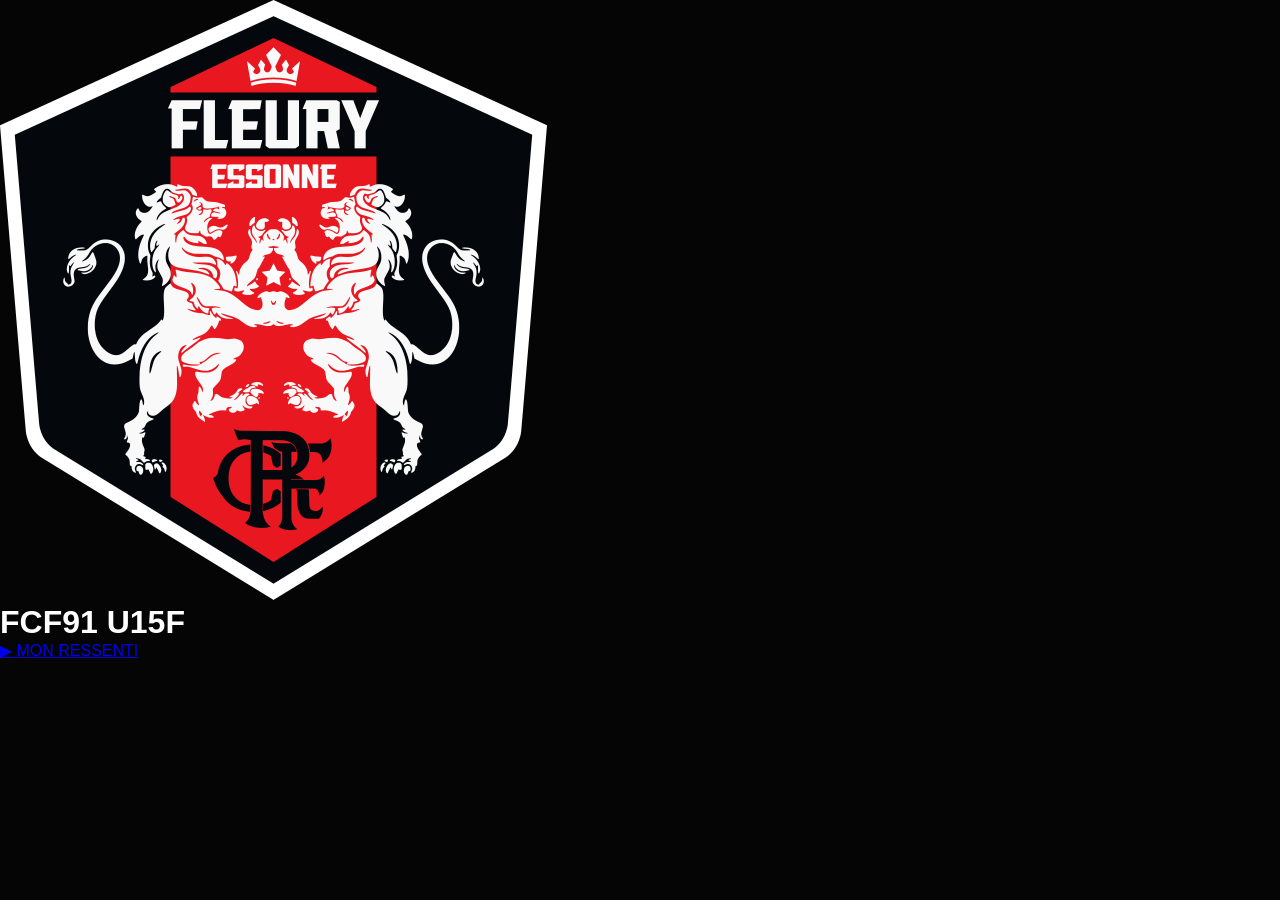
<file: index.html>
<!DOCTYPE html>
<html lang="fr">

<head>
    <meta charset="UTF-8">

    <meta
        name="viewport"
        content="width=device-width, initial-scale=1.0, viewport-fit=cover"
    >

    <meta name="theme-color" content="#050505">

    <title>FCF91 U15F</title>

    <link rel="stylesheet" href="style.css">
</head>

<body class="home-page">

    <main class="home-screen">

        <!-- Effets décoratifs du fond -->
        <div class="home-smoke home-smoke-left"></div>
        <div class="home-smoke home-smoke-right"></div>
        <div class="home-vignette"></div>

        <div class="home-content">

            <!-- Logo officiel du club -->
            <div class="home-logo-wrapper">
                <div class="home-logo-glow"></div>

                <img
                    src="logo.png"
                    alt="Logo du FC Fleury 91"
                    class="home-logo"
                >
            </div>

            <!-- Nom de l'équipe -->
            <div class="home-title-wrapper">
                <div class="home-line"></div>

                <h1 class="home-title">
                    FCF91 <span>U15F</span>
                </h1>

                <div class="home-line"></div>
            </div>

            <!-- Bouton vers le questionnaire -->
            <a href="ressenti.html" class="home-button">
                <span class="home-button-icon">▶</span>
                <span>MON RESSENTI</span>
            </a>

        </div>

    </main>

</body>

</html>
</file>
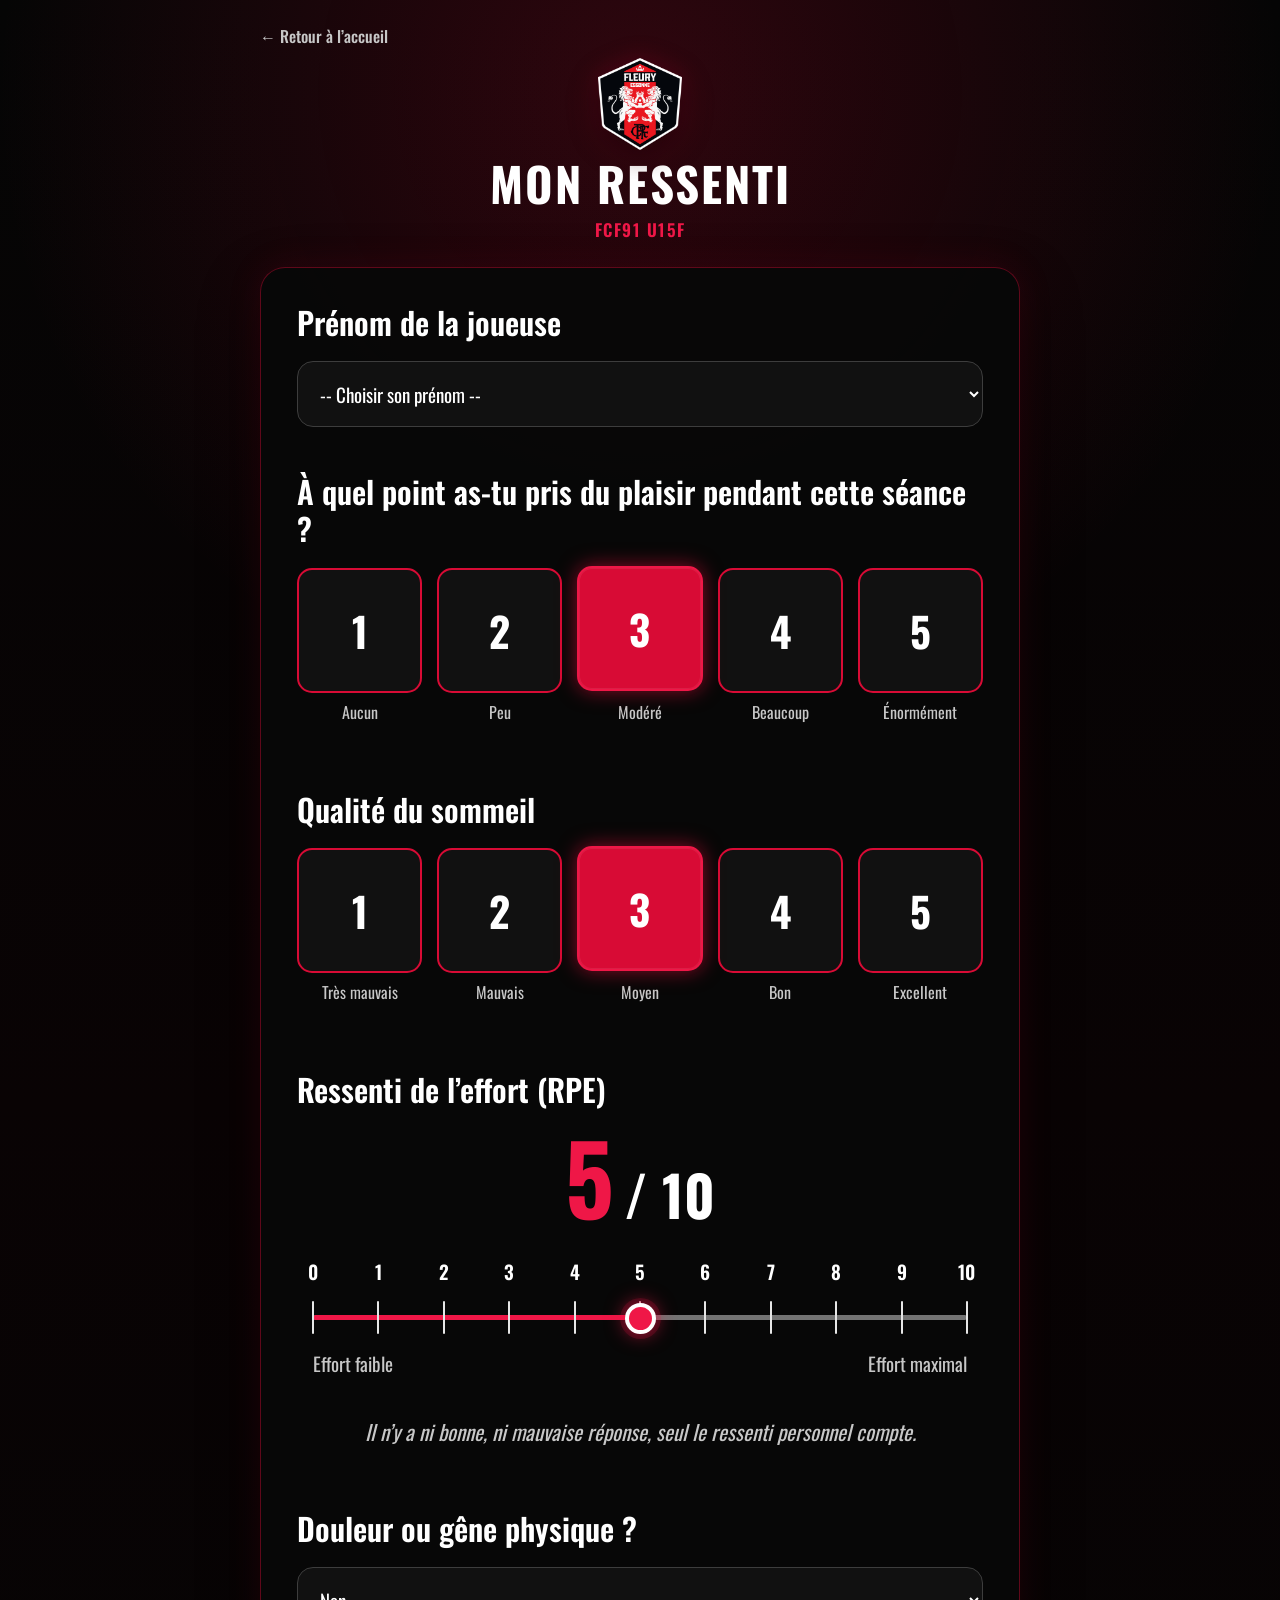
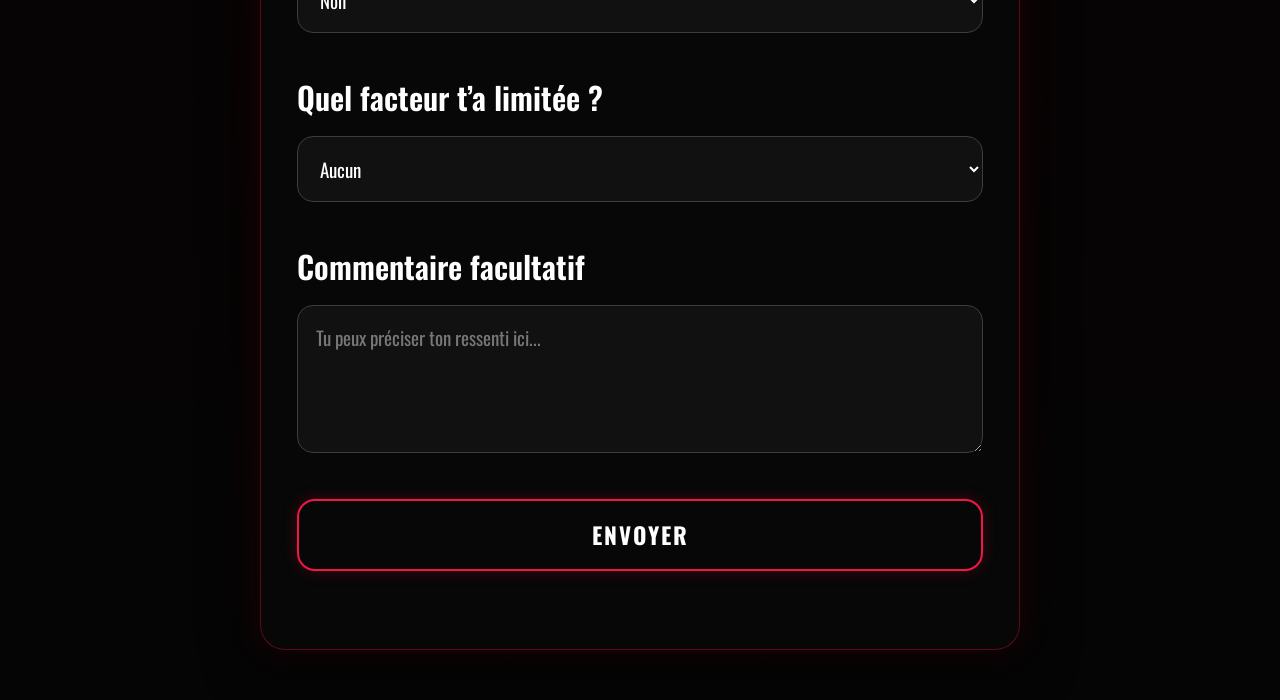
<file: ressenti.html>
<!DOCTYPE html>
<html lang="fr">

<head>
  <meta charset="UTF-8">

  <meta
    name="viewport"
    content="width=device-width, initial-scale=1.0, viewport-fit=cover"
  >

  <meta name="theme-color" content="#050505">

  <title>Mon ressenti — FCF91 U15F</title>

  <link
    href="https://fonts.googleapis.com/css2?family=Oswald:wght@400;500;600;700&display=swap"
    rel="stylesheet"
  >

  <!-- CSS réservé uniquement à la page Ressenti -->
  <link rel="stylesheet" href="ressenti.css?v=5">
</head>

<body>

  <main class="ressenti-page">

    <!-- En-tête -->
    <header class="ressenti-header">

      <a href="index.html" class="back-button">
        ← Retour à l’accueil
      </a>

      <img
        src="logo.png"
        alt="Logo du FC Fleury 91"
        class="ressenti-logo"
      >

      <h1>MON RESSENTI</h1>

      <p>FCF91 U15F</p>

    </header>

    <!-- Formulaire -->
    <form id="ressentiForm" class="ressenti-form">

      <!-- Prénom -->
      <section class="form-section">

        <label for="prenom" class="section-title">
          Prénom de la joueuse
        </label>

        <select
          id="prenom"
          name="prenom"
          class="select-input"
          required
        >
          <option value="">
            -- Choisir son prénom --
          </option>
        </select>

      </section>

      <!-- Plaisir / humeur -->
      <section class="form-section">

        <h2 class="section-title">
          À quel point as-tu pris du plaisir pendant cette séance ?
        </h2>

        <div class="rating-grid">

          <label class="rating-choice">
            <input
              type="radio"
              name="humeur"
              value="1"
              required
            >
            <span class="rating-square">1</span>
            <span class="rating-label">Aucun</span>
          </label>

          <label class="rating-choice">
            <input
              type="radio"
              name="humeur"
              value="2"
            >
            <span class="rating-square">2</span>
            <span class="rating-label">Peu</span>
          </label>

          <label class="rating-choice">
            <input
              type="radio"
              name="humeur"
              value="3"
              checked
            >
            <span class="rating-square">3</span>
            <span class="rating-label">Modéré</span>
          </label>

          <label class="rating-choice">
            <input
              type="radio"
              name="humeur"
              value="4"
            >
            <span class="rating-square">4</span>
            <span class="rating-label">Beaucoup</span>
          </label>

          <label class="rating-choice">
            <input
              type="radio"
              name="humeur"
              value="5"
            >
            <span class="rating-square">5</span>
            <span class="rating-label">Énormément</span>
          </label>

        </div>

      </section>

      <!-- Sommeil -->
      <section class="form-section">

        <h2 class="section-title">
          Qualité du sommeil
        </h2>

        <div class="rating-grid">

          <label class="rating-choice">
            <input
              type="radio"
              name="sommeil"
              value="1"
              required
            >
            <span class="rating-square">1</span>
            <span class="rating-label">Très mauvais</span>
          </label>

          <label class="rating-choice">
            <input
              type="radio"
              name="sommeil"
              value="2"
            >
            <span class="rating-square">2</span>
            <span class="rating-label">Mauvais</span>
          </label>

          <label class="rating-choice">
            <input
              type="radio"
              name="sommeil"
              value="3"
              checked
            >
            <span class="rating-square">3</span>
            <span class="rating-label">Moyen</span>
          </label>

          <label class="rating-choice">
            <input
              type="radio"
              name="sommeil"
              value="4"
            >
            <span class="rating-square">4</span>
            <span class="rating-label">Bon</span>
          </label>

          <label class="rating-choice">
            <input
              type="radio"
              name="sommeil"
              value="5"
            >
            <span class="rating-square">5</span>
            <span class="rating-label">Excellent</span>
          </label>

        </div>

      </section>

      <!-- RPE -->
      <section class="form-section rpe-section">

        <h2 class="section-title">
          Ressenti de l’effort (RPE)
        </h2>

        <div
          class="rpe-value-display"
          aria-live="polite"
        >
          <span id="rpeValue">5</span>
          <span class="rpe-total">/ 10</span>
        </div>

        <div class="rpe-scale">

          <!-- Valeurs de 0 à 10 -->
          <div class="rpe-numbers" aria-hidden="true">
            <span>0</span>
            <span>1</span>
            <span>2</span>
            <span>3</span>
            <span>4</span>
            <span>5</span>
            <span>6</span>
            <span>7</span>
            <span>8</span>
            <span>9</span>
            <span>10</span>
          </div>

          <!-- Règle graduée -->
          <div
            class="rpe-ruler"
            id="rpeRuler"
          >

            <div
              class="rpe-track"
              aria-hidden="true"
            >
              <div class="rpe-track-fill"></div>
            </div>

            <div
              class="rpe-ticks"
              aria-hidden="true"
            >
              <span></span>
              <span></span>
              <span></span>
              <span></span>
              <span></span>
              <span></span>
              <span></span>
              <span></span>
              <span></span>
              <span></span>
              <span></span>
            </div>

            <input
              type="range"
              id="rpe"
              name="rpe"
              min="0"
              max="10"
              step="1"
              value="5"
              aria-label="Ressenti de l’effort entre 0 et 10"
              required
            >

          </div>

          <div class="rpe-extremes">
            <span>Effort faible</span>
            <span>Effort maximal</span>
          </div>

        </div>

        <p class="rpe-help">
          Il n’y a ni bonne, ni mauvaise réponse,
          seul le ressenti personnel compte.
        </p>

      </section>

      <!-- Douleur -->
      <section class="form-section">

        <label for="douleur" class="section-title">
          Douleur ou gêne physique ?
        </label>

        <select
          id="douleur"
          name="douleur"
          class="select-input"
          required
        >
          <option value="Non">Non</option>
          <option value="Oui">Oui</option>
        </select>

      </section>

      <!-- Facteur limitant -->
      <section class="form-section">

        <label for="facteur" class="section-title">
          Quel facteur t’a limitée ?
        </label>

        <select
          id="facteur"
          name="facteur"
          class="select-input"
          required
        >
          <option value="Aucun">
            Aucun
          </option>

          <option value="Muscles lourds">
            Mes muscles brûlaient ou étaient trop lourds
          </option>

          <option value="Souffle">
            Mon souffle
          </option>

          <option value="Douleur">
            Une douleur
          </option>

          <option value="Manque d’énergie">
            Le manque d’énergie
          </option>

          <option value="Mental">
            Le mental
          </option>

          <option value="Autre">
            Autre
          </option>
        </select>

      </section>

      <!-- Commentaire -->
      <section class="form-section">

        <label for="commentaire" class="section-title">
          Commentaire facultatif
        </label>

        <textarea
          id="commentaire"
          name="commentaire"
          class="text-area"
          rows="4"
          placeholder="Tu peux préciser ton ressenti ici..."
        ></textarea>

      </section>

      <!-- Envoi -->
      <button
        type="submit"
        class="submit-button"
      >
        ENVOYER
      </button>

      <p
        id="formMessage"
        class="form-message"
        role="status"
        aria-live="polite"
      ></p>

    </form>

    <!-- Carte affichée après l’envoi -->
    <section
      id="successCard"
      class="success-card"
      aria-live="polite"
      hidden
    >

      <div
        class="success-stripes"
        aria-hidden="true"
      >
        <span></span>
        <span></span>
      </div>

      <img
        src="logo.png"
        alt="Logo du FC Fleury 91"
        class="success-logo"
      >

      <h2 class="success-title">
        MERCI
        <span id="successPlayerName"></span>
        !
      </h2>

      <div class="success-title-line"></div>

      <p class="success-introduction">
        Merci d’avoir pris le temps de partager ton ressenti.
      </p>

      <div
        class="success-separator"
        aria-hidden="true"
      >
        <span></span>
        <i></i>
        <span></span>
      </div>

      <blockquote
        id="successMessage"
        class="success-message"
      ></blockquote>

      <div
        class="success-separator"
        aria-hidden="true"
      >
        <span></span>
        <i></i>
        <span></span>
      </div>

      <p class="success-signature">
        LE STAFF U15F
      </p>

      <a
        href="index.html"
        class="success-home-button"
      >
        RETOUR À L’ACCUEIL
      </a>

    </section>

  </main>

  <script src="script.js?v=5"></script>

</body>

</html>
</file>
<file: style.css>
/* =========================
   STYLE GLOBAL
========================= */

*{
    margin:0;
    padding:0;
    box-sizing:border-box;
}

body{
    font-family:'Oswald',sans-serif;
    background:#050505;
    color:white;
}

.form-page{
    min-height:100vh;
    background:
        radial-gradient(circle at top, rgba(200,16,46,0.20), transparent 40%),
        linear-gradient(180deg,#050505 0%,#000000 100%);
    padding:30px 0;
}

/* =========================
   CONTENEUR
========================= */

.form-container{
    width:92%;
    max-width:780px;
    margin:0 auto;
    background:#0b0b0b;
    border:1px solid rgba(200,16,46,.45);
    border-radius:24px;
    padding:32px;
    box-shadow:0 0 35px rgba(200,16,46,.15);
}

.small-logo{
    width:90px;
    display:block;
    margin:0 auto 20px;
}

.form-container h1{
    text-align:center;
    font-size:2rem;
    margin-bottom:30px;
    letter-spacing:2px;
}

/* =========================
   FORMULAIRE
========================= */

.form-group{
    margin-bottom:32px;
}

label{
    display:block;
    margin-bottom:14px;
    font-size:1.05rem;
    font-weight:500;
}

input[type="text"],
select,
textarea{
    width:100%;
    padding:14px;
    border-radius:12px;
    border:1px solid #333;
    background:#111;
    color:white;
    font-size:1rem;
}

textarea{
    min-height:120px;
    resize:vertical;
}

/* =========================
   HUMEUR / SOMMEIL
========================= */

.ratings{
    display:grid;
    grid-template-columns:repeat(5,1fr);
    gap:10px;
}

.option{
    border:2px solid #c8102e;
    border-radius:16px;
    padding:14px 8px;
    text-align:center;
    cursor:pointer;
    transition:.25s;
    background:#111;
    min-height:120px;
    display:flex;
    flex-direction:column;
    justify-content:center;
}

.option input{
    display:none;
}

.option .value{
    font-size:1.25rem;
    font-weight:700;
    margin-bottom:10px;
}

.option .legend{
    font-size:.72rem;
    color:#d6d6d6;
    line-height:1.2;
}

.option.selected{
    background:#c8102e;
    box-shadow:0 0 18px rgba(200,16,46,.45);
}

.option.selected .legend{
    color:white;
}

/* =========================
   RPE
========================= */

.rpe-display{
    text-align:center;
    font-size:1.5rem;
    font-weight:700;
    color:#ffffff;
    margin-bottom:18px;
}

.rpe-grid{
    display:grid;
    grid-template-columns:repeat(6,1fr);
    gap:10px;
}

.rpe-btn{
    border:2px solid #666;
    border-radius:14px;
    padding:16px 0;
    text-align:center;
    cursor:pointer;
    transition:.25s;
    background:#111;
}

.rpe-btn input{
    display:none;
}

.rpe-btn span{
    font-size:1.1rem;
    font-weight:700;
}

.rpe-btn.selected{
    background:#c8102e;
    border-color:#c8102e;
    box-shadow:0 0 16px rgba(200,16,46,.45);
}

/* =========================
   LÉGENDE RPE
========================= */

.rpe-legend-bars{
    display:grid;
    grid-template-columns:repeat(2,1fr);
    gap:10px;
    margin-top:18px;
}

.rpe-legend-bars div{
    display:flex;
    align-items:center;
    gap:8px;
    font-size:.82rem;
    color:#ddd;
}

.bar{
    width:28px;
    height:8px;
    border-radius:999px;
    display:inline-block;
}

.bar.green{background:#22c55e;}
.bar.yellow{background:#facc15;}
.bar.orange{background:#f97316;}
.bar.red{background:#ef4444;}

/* =========================
   BOUTON ENVOYER
========================= */

.btn{
    width:100%;
    padding:16px;
    border-radius:16px;
    border:2px solid #c8102e;
    background:#111;
    color:white;
    font-size:1.05rem;
    font-weight:700;
    cursor:pointer;
    transition:.25s;
}

.btn:hover{
    background:#c8102e;
    box-shadow:0 0 22px rgba(200,16,46,.45);
}

/* =========================
   MOBILE
========================= */

@media (max-width:700px){

    .form-container{
        padding:24px;
    }

    .ratings{
        gap:8px;
    }

    .option{
        min-height:110px;
        padding:12px 6px;
    }

    .option .value{
        font-size:1.1rem;
    }

    .option .legend{
        font-size:.62rem;
    }

    .rpe-grid{
        gap:8px;
    }

    .rpe-btn{
        padding:14px 0;
    }

   /* =========================================================
   PAGE D'ACCUEIL — FCF91 U15F
   ========================================================= */

.home-page {
    margin: 0;
    min-height: 100%;
    background: #030303;
    color: #ffffff;
    overflow-x: hidden;
}

.home-page,
.home-page * {
    box-sizing: border-box;
}

.home-screen {
    position: relative;
    width: 100%;
    min-height: 100svh;
    overflow: hidden;

    display: flex;
    align-items: center;
    justify-content: center;

    padding:
        max(32px, env(safe-area-inset-top))
        24px
        max(32px, env(safe-area-inset-bottom));

    background:
        radial-gradient(
            circle at 25% 42%,
            rgba(210, 0, 40, 0.35) 0%,
            rgba(120, 0, 20, 0.16) 20%,
            transparent 47%
        ),
        radial-gradient(
            circle at 78% 38%,
            rgba(235, 0, 35, 0.38) 0%,
            rgba(105, 0, 15, 0.17) 22%,
            transparent 48%
        ),
        linear-gradient(
            180deg,
            #020202 0%,
            #090304 46%,
            #020202 100%
        );
}

/* Texture légère */

.home-screen::before {
    content: "";
    position: absolute;
    inset: 0;
    z-index: 0;
    pointer-events: none;

    opacity: 0.3;

    background-image:
        linear-gradient(
            115deg,
            transparent 0%,
            rgba(255, 255, 255, 0.025) 48%,
            transparent 50%
        ),
        repeating-linear-gradient(
            135deg,
            rgba(255, 255, 255, 0.015) 0,
            rgba(255, 255, 255, 0.015) 1px,
            transparent 1px,
            transparent 13px
        );
}

/* Petites particules rouges */

.home-screen::after {
    content: "";
    position: absolute;
    inset: 0;
    z-index: 0;
    pointer-events: none;

    opacity: 0.45;

    background-image:
        radial-gradient(circle, #ef1639 0 1px, transparent 2px),
        radial-gradient(circle, #b80020 0 1px, transparent 2px);

    background-size:
        79px 91px,
        113px 127px;

    background-position:
        20px 30px,
        55px 70px;
}

/* Fumée décorative */

.home-smoke {
    position: absolute;
    z-index: 1;

    width: 430px;
    height: 430px;

    border-radius: 50%;
    filter: blur(55px);
    opacity: 0.34;
    pointer-events: none;

    background:
        radial-gradient(
            circle,
            rgba(242, 0, 45, 0.8) 0%,
            rgba(167, 0, 25, 0.38) 35%,
            transparent 72%
        );

    animation: homeSmoke 8s ease-in-out infinite alternate;
}

.home-smoke-left {
    left: -220px;
    top: 22%;
}

.home-smoke-right {
    right: -210px;
    top: 27%;
    animation-delay: -4s;
}

.home-vignette {
    position: absolute;
    inset: 0;
    z-index: 2;
    pointer-events: none;

    background:
        radial-gradient(
            circle at center,
            transparent 35%,
            rgba(0, 0, 0, 0.35) 70%,
            rgba(0, 0, 0, 0.88) 100%
        );
}

/* Contenu principal */

.home-content {
    position: relative;
    z-index: 3;

    width: min(100%, 520px);
    min-height: calc(100svh - 64px);

    display: flex;
    flex-direction: column;
    align-items: center;
    justify-content: center;

    text-align: center;
}

/* Logo */

.home-logo-wrapper {
    position: relative;

    width: min(76vw, 360px);
    aspect-ratio: 1 / 1;

    display: flex;
    align-items: center;
    justify-content: center;

    margin-bottom: 18px;
}

.home-logo-glow {
    position: absolute;
    inset: 13%;

    border-radius: 50%;

    background:
        radial-gradient(
            circle,
            rgba(235, 0, 40, 0.62) 0%,
            rgba(190, 0, 30, 0.26) 38%,
            transparent 72%
        );

    filter: blur(24px);
    animation: homeGlow 2.8s ease-in-out infinite alternate;
}

.home-logo {
    position: relative;
    z-index: 2;

    display: block;
    width: 88%;
    height: 88%;

    object-fit: contain;

    filter:
        drop-shadow(0 15px 20px rgba(0, 0, 0, 0.75))
        drop-shadow(0 0 13px rgba(221, 5, 42, 0.25));

    animation: homeLogoEntrance 1s ease both;
}

/* Titre */

.home-title-wrapper {
    width: min(90%, 470px);
    margin-bottom: clamp(58px, 10vh, 110px);
}

.home-line {
    width: 100%;
    height: 2px;

    background:
        linear-gradient(
            90deg,
            transparent,
            #e00c34 25%,
            #ff3152 50%,
            #e00c34 75%,
            transparent
        );

    box-shadow: 0 0 12px rgba(237, 12, 52, 0.55);
}

.home-title {
    margin: 17px 0;

    color: #ffffff;

    font-family:
        Impact,
        Haettenschweiler,
        "Arial Narrow Bold",
        sans-serif;

    font-size: clamp(42px, 12vw, 76px);
    font-weight: 900;
    font-style: italic;

    line-height: 0.95;
    letter-spacing: 1.5px;

    text-transform: uppercase;

    text-shadow:
        0 5px 0 rgba(255, 255, 255, 0.06),
        0 12px 22px rgba(0, 0, 0, 0.8);
}

.home-title span {
    color: #ffffff;
}

/* Bouton */

.home-button {
    width: min(88%, 440px);
    min-height: 84px;

    display: flex;
    align-items: center;
    justify-content: center;
    gap: 19px;

    padding: 20px 28px;

    color: #ffffff;
    background:
        linear-gradient(
            180deg,
            rgba(16, 16, 16, 0.98),
            rgba(4, 4, 4, 0.98)
        );

    border: 3px solid #ed123a;
    border-radius: 24px;

    font-family:
        Impact,
        Haettenschweiler,
        "Arial Narrow Bold",
        sans-serif;

    font-size: clamp(23px, 6vw, 33px);
    font-weight: 800;
    letter-spacing: 1.5px;

    text-decoration: none;
    text-transform: uppercase;

    box-shadow:
        0 0 0 1px rgba(255, 255, 255, 0.05) inset,
        0 0 17px rgba(237, 18, 58, 0.42),
        0 16px 32px rgba(0, 0, 0, 0.65);

    transition:
        transform 0.22s ease,
        background 0.22s ease,
        box-shadow 0.22s ease;

    animation:
        homeButtonEntrance 1s 0.25s ease both,
        homeButtonPulse 2.6s 1.3s ease-in-out infinite;
}

.home-button-icon {
    display: inline-flex;
    align-items: center;
    justify-content: center;

    font-size: 27px;
    line-height: 1;

    transform: translateY(-1px);
}

.home-button:hover,
.home-button:focus-visible {
    transform: translateY(-4px) scale(1.015);

    background:
        linear-gradient(
            180deg,
            #e51039,
            #a90022
        );

    box-shadow:
        0 0 28px rgba(237, 18, 58, 0.75),
        0 20px 38px rgba(0, 0, 0, 0.7);

    outline: none;
}

.home-button:active {
    transform: scale(0.98);
}

/* Animations */

@keyframes homeLogoEntrance {
    from {
        opacity: 0;
        transform: translateY(-22px) scale(0.9);
    }

    to {
        opacity: 1;
        transform: translateY(0) scale(1);
    }
}

@keyframes homeButtonEntrance {
    from {
        opacity: 0;
        transform: translateY(24px);
    }

    to {
        opacity: 1;
        transform: translateY(0);
    }
}

@keyframes homeGlow {
    from {
        opacity: 0.4;
        transform: scale(0.9);
    }

    to {
        opacity: 0.8;
        transform: scale(1.08);
    }
}

@keyframes homeSmoke {
    from {
        transform: translate3d(-15px, -10px, 0) scale(0.92);
    }

    to {
        transform: translate3d(20px, 15px, 0) scale(1.1);
    }
}

@keyframes homeButtonPulse {
    0%,
    100% {
        box-shadow:
            0 0 0 1px rgba(255, 255, 255, 0.05) inset,
            0 0 14px rgba(237, 18, 58, 0.35),
            0 16px 32px rgba(0, 0, 0, 0.65);
    }

    50% {
        box-shadow:
            0 0 0 1px rgba(255, 255, 255, 0.06) inset,
            0 0 26px rgba(237, 18, 58, 0.62),
            0 16px 32px rgba(0, 0, 0, 0.65);
    }
}

/* Adaptation aux petits téléphones */

@media (max-width: 420px) {
    .home-screen {
        padding-left: 16px;
        padding-right: 16px;
    }

    .home-logo-wrapper {
        width: min(75vw, 310px);
        margin-bottom: 8px;
    }

    .home-title-wrapper {
        margin-bottom: clamp(42px, 8vh, 72px);
    }

    .home-button {
        min-height: 75px;
        border-radius: 20px;
    }
}

/* Téléphones peu hauts */

@media (max-height: 700px) {
    .home-content {
        justify-content: flex-start;
        padding-top: 18px;
        padding-bottom: 24px;
    }

    .home-logo-wrapper {
        width: min(58vw, 265px);
        margin-bottom: 3px;
    }

    .home-title-wrapper {
        margin-bottom: 32px;
    }

    .home-title {
        font-size: clamp(38px, 10vw, 57px);
    }

    .home-button {
        min-height: 68px;
    }
}

/* Réduction des animations si demandée par l'appareil */

@media (prefers-reduced-motion: reduce) {
    .home-logo,
    .home-button,
    .home-logo-glow,
    .home-smoke {
        animation: none;
    }
}
    .rpe-legend-bars{
        grid-template-columns:1fr;
    }
}

/* =========================================================
   CORRECTION FINALE — PAGE RESSENTI UNIQUEMENT
   Ne modifie pas la page d'accueil
   ========================================================= */

.form-page .rating-fieldset,
.form-page .rpe-section {
  min-width: 0;
  margin: 0 0 55px;
  padding: 0;
  border: 0;
}

.form-page .rating-fieldset > legend,
.form-page .rpe-section > legend {
  width: 100%;
  margin: 0 0 24px;
  padding: 0;

  color: #ffffff;
  font-family: "Oswald", sans-serif;
  font-size: clamp(25px, 6vw, 34px);
  font-weight: 600;
  line-height: 1.2;
}

/* =========================================================
   HUMEUR ET SOMMEIL
   ========================================================= */

.form-page .ratings {
  display: grid;
  grid-template-columns: repeat(5, minmax(0, 1fr));
  gap: clamp(8px, 2.5vw, 18px);

  width: 100%;
  align-items: start;
}

.form-page .option {
  display: flex;
  flex-direction: column;
  align-items: center;

  min-width: 0;
  cursor: pointer;
  user-select: none;
}

.form-page .option input {
  position: absolute;
  width: 1px;
  height: 1px;
  opacity: 0;
  pointer-events: none;
}

/* Le chiffre est seul dans le carré */

.form-page .option .value {
  width: 100%;
  aspect-ratio: 1 / 1;

  display: flex;
  align-items: center;
  justify-content: center;

  color: #ffffff;
  background: #111111;

  border: 3px solid #d81038;
  border-radius: 17px;

  font-family: "Oswald", sans-serif;
  font-size: clamp(28px, 7vw, 42px);
  font-weight: 700;
  line-height: 1;

  transition:
    background 0.2s ease,
    border-color 0.2s ease,
    box-shadow 0.2s ease,
    transform 0.2s ease;
}

/* La légende est à l'extérieur, sous le carré */

.form-page .option .legend {
  display: block;
  width: 100%;
  min-height: 42px;

  margin-top: 11px;

  color: #d8d8d8;
  font-family: "Oswald", sans-serif;
  font-size: clamp(12px, 3.1vw, 17px);
  font-weight: 400;
  line-height: 1.15;
  text-align: center;

  overflow-wrap: anywhere;
}

/* Sélection Humeur / Sommeil */

.form-page .option.selected .value,
.form-page .option:has(input:checked) .value {
  color: #ffffff;
  background: #d80b35;
  border-color: #ed1747;

  box-shadow:
    0 0 0 1px rgba(255, 255, 255, 0.08) inset,
    0 0 20px rgba(227, 10, 54, 0.62);

  transform: translateY(-2px);
}

/* =========================================================
   RPE
   ========================================================= */

.form-page .rpe-display {
  display: flex;
  align-items: baseline;
  justify-content: center;
  gap: 9px;

  margin: 4px 0 25px;

  color: #ffffff;
  font-family: "Oswald", sans-serif;
  font-size: clamp(39px, 10vw, 58px);
  font-weight: 700;
  line-height: 1;
}

.form-page .rpe-total {
  color: #ffffff;
}

/*
  Grille de 12 colonnes :
  - ligne 1 : 6 boutons de deux colonnes
  - ligne 2 : 5 boutons, décalés d'une colonne pour être centrés
*/

.form-page .rpe-grid {
  display: grid;
  grid-template-columns: repeat(12, minmax(0, 1fr));
  gap: clamp(9px, 2.5vw, 17px);

  width: 100%;
  align-items: center;
}

.form-page .rpe-btn {
  grid-column: span 2;

  display: flex;
  align-items: center;
  justify-content: center;

  min-width: 0;
  aspect-ratio: 1 / 1;

  color: #ffffff;
  background: #111111;

  border: 3px solid #606060;
  border-radius: 17px;

  cursor: pointer;
  user-select: none;

  transition:
    background 0.2s ease,
    border-color 0.2s ease,
    box-shadow 0.2s ease,
    transform 0.2s ease;
}

/* Le bouton 6 commence une colonne plus loin */

.form-page .rpe-btn:nth-child(7) {
  grid-column: 2 / span 2;
}

.form-page .rpe-btn input {
  position: absolute;
  width: 1px;
  height: 1px;
  opacity: 0;
  pointer-events: none;
}

.form-page .rpe-btn span {
  color: #ffffff;
  font-family: "Oswald", sans-serif;
  font-size: clamp(26px, 6.5vw, 39px);
  font-weight: 700;
  line-height: 1;
}

/* Sélection RPE */

.form-page .rpe-btn.selected,
.form-page .rpe-btn:has(input:checked) {
  background: #d80b35;
  border-color: #ed1747;

  box-shadow:
    0 0 0 1px rgba(255, 255, 255, 0.08) inset,
    0 0 20px rgba(227, 10, 54, 0.62);

  transform: translateY(-2px);
}

/* Suppression définitive de l'ancienne légende RPE */

.form-page .rpe-legend-bars {
  display: none !important;
}

/* =========================================================
   PETITS TÉLÉPHONES
   ========================================================= */

@media (max-width: 420px) {
  .form-page .ratings {
    gap: 7px;
  }

  .form-page .option .value {
    border-width: 2px;
    border-radius: 13px;
  }

  .form-page .option .legend {
    margin-top: 8px;
    font-size: 12px;
  }

  .form-page .rpe-grid {
    gap: 8px;
  }

  .form-page .rpe-btn {
    border-width: 2px;
    border-radius: 13px;
  }
}
</file>
<file: ressenti.css>
/* =========================================================
   PAGE MON RESSENTI — FCF91 U15F
   ========================================================= */

:root {
  --fond: #050505;
  --carte: #0b0b0b;
  --champ: #111111;

  --blanc: #ffffff;
  --texte-secondaire: #c7c7c7;
  --bordure: #3d3d3d;

  --rouge: #d80b35;
  --rouge-clair: #ef1747;

  /*
   * Décalage commun aux chiffres, graduations,
   * piste et curseur du RPE.
   */
  --rpe-bord: 16px;
}

/* =========================================================
   RÉINITIALISATION
   ========================================================= */

* {
  box-sizing: border-box;
}

html {
  min-height: 100%;

  background: var(--fond);

  scroll-behavior: smooth;
}

body {
  min-height: 100%;
  margin: 0;

  color: var(--blanc);

  background:
    radial-gradient(
      circle at 50% 4%,
      rgba(216, 11, 53, 0.2),
      transparent 28%
    ),
    linear-gradient(
      180deg,
      #050505 0%,
      #090304 48%,
      #050505 100%
    );

  font-family: "Oswald", Arial, sans-serif;

  overflow-x: hidden;
  overflow-y: auto;

  -webkit-overflow-scrolling: touch;
}

/* =========================================================
   PAGE ET CONTENEURS
   ========================================================= */

.ressenti-page {
  width: 100%;
  min-height: 100vh;

  padding:
    max(24px, env(safe-area-inset-top))
    16px
    max(50px, env(safe-area-inset-bottom));
}

.ressenti-header,
.ressenti-form {
  width: min(100%, 760px);

  margin-right: auto;
  margin-left: auto;
}

.ressenti-form {
  padding: clamp(20px, 4vw, 36px);

  background: rgba(8, 8, 8, 0.96);

  border: 1px solid rgba(216, 11, 53, 0.42);
  border-radius: 25px;

  box-shadow:
    0 0 35px rgba(216, 11, 53, 0.12),
    0 22px 60px rgba(0, 0, 0, 0.48);
}

/* =========================================================
   EN-TÊTE
   ========================================================= */

.ressenti-header {
  position: relative;

  display: flex;
  flex-direction: column;
  align-items: center;

  margin-bottom: 25px;

  text-align: center;
}

.back-button {
  align-self: flex-start;

  margin-bottom: 10px;

  color: var(--texte-secondaire);

  font-size: 16px;
  font-weight: 500;

  text-decoration: none;
}

.back-button:hover,
.back-button:focus-visible {
  color: var(--blanc);
}

.ressenti-logo {
  display: block;

  width: 92px;
  height: 92px;

  margin-bottom: 10px;

  object-fit: contain;

  filter:
    drop-shadow(0 8px 12px rgba(0, 0, 0, 0.65))
    drop-shadow(0 0 10px rgba(216, 11, 53, 0.28));
}

.ressenti-header h1 {
  margin: 0;

  color: var(--blanc);

  font-size: clamp(31px, 8vw, 47px);
  font-weight: 700;
  line-height: 1;
  letter-spacing: 2px;
}

.ressenti-header p {
  margin: 10px 0 0;

  color: var(--rouge-clair);

  font-size: 17px;
  font-weight: 600;
  letter-spacing: 1.5px;
}

/* =========================================================
   SECTIONS ET TITRES
   ========================================================= */

.form-section {
  margin: 0 0 46px;
}

.section-title {
  display: block;

  margin: 0 0 20px;

  color: var(--blanc);

  font-family: "Oswald", Arial, sans-serif;
  font-size: clamp(23px, 5.5vw, 31px);
  font-weight: 600;
  line-height: 1.2;
}

/* Les h2 possèdent une marge native : on l'annule. */

h2.section-title {
  margin-top: 0;
}

/* =========================================================
   CHAMPS, LISTES ET COMMENTAIRE
   ========================================================= */

.text-input,
.select-input,
.text-area {
  display: block;

  width: 100%;

  padding: 17px 18px;

  color: var(--blanc);
  background: var(--champ);

  border: 1px solid var(--bordure);
  border-radius: 16px;

  font-family: "Oswald", Arial, sans-serif;
  font-size: 19px;

  outline: none;

  transition:
    border-color 0.2s ease,
    box-shadow 0.2s ease;
}

.text-input:focus,
.select-input:focus,
.text-area:focus {
  border-color: var(--rouge-clair);

  box-shadow:
    0 0 0 3px rgba(216, 11, 53, 0.14),
    0 0 18px rgba(216, 11, 53, 0.16);
}

.text-input::placeholder,
.text-area::placeholder {
  color: #777777;
}

.select-input {
  min-height: 62px;
}

.text-area {
  min-height: 125px;

  resize: vertical;
}

/* =========================================================
   HUMEUR ET SOMMEIL
   ========================================================= */

.rating-grid {
  display: grid;
  grid-template-columns: repeat(5, minmax(0, 1fr));

  width: 100%;

  gap: clamp(7px, 2vw, 15px);

  align-items: start;
}

.rating-choice {
  display: flex;
  flex-direction: column;
  align-items: center;

  min-width: 0;

  cursor: pointer;
  user-select: none;
}

.rating-choice input {
  position: absolute;

  width: 1px;
  height: 1px;

  opacity: 0;
  pointer-events: none;
}

.rating-square {
  display: flex;
  align-items: center;
  justify-content: center;

  width: 100%;

  aspect-ratio: 1 / 1;

  color: var(--blanc);
  background: var(--champ);

  border: 2px solid var(--rouge);
  border-radius: 15px;

  font-size: clamp(25px, 7vw, 41px);
  font-weight: 700;
  line-height: 1;

  transition:
    background 0.18s ease,
    border-color 0.18s ease,
    box-shadow 0.18s ease,
    transform 0.18s ease;
}

.rating-label {
  display: block;

  width: 100%;
  min-height: 42px;

  margin-top: 10px;

  color: var(--texte-secondaire);

  font-size: clamp(11px, 2.8vw, 16px);
  font-weight: 400;
  line-height: 1.15;
  text-align: center;

  overflow-wrap: normal;
  word-break: normal;
}

.rating-choice input:checked + .rating-square {
  background: var(--rouge);
  border-color: var(--rouge-clair);

  box-shadow:
    0 0 0 1px rgba(255, 255, 255, 0.08) inset,
    0 0 20px rgba(216, 11, 53, 0.62);

  transform: translateY(-2px);
}

/* Navigation clavier */

.rating-choice input:focus-visible + .rating-square {
  outline: 3px solid rgba(255, 255, 255, 0.85);
  outline-offset: 3px;
}

/* =========================================================
   RPE — RÈGLE GRADUÉE DE 0 À 10
   ========================================================= */

.rpe-section {
  /*
   * L'espacement inférieur est géré par le texte explicatif.
   * Cela évite que la question suivante soit trop proche.
   */
  margin-bottom: 0;
}

.rpe-value-display {
  display: flex;
  align-items: baseline;
  justify-content: center;

  gap: 10px;

  margin: 5px 0 38px;

  font-family: "Oswald", Arial, sans-serif;
  font-weight: 700;
  line-height: 1;
}

#rpeValue {
  color: var(--rouge-clair);

  font-size: clamp(60px, 15vw, 96px);
}

.rpe-total {
  color: var(--blanc);

  font-size: clamp(35px, 9vw, 56px);
}

.rpe-scale {
  width: 100%;
}

/* ---------------------------------------------------------
   CHIFFRES 0 À 10

   Chaque chiffre possède une largeur nulle.
   Son centre est donc positionné exactement sur le point
   réparti par justify-content: space-between.
   --------------------------------------------------------- */

.rpe-numbers {
  display: flex;
  align-items: flex-end;
  justify-content: space-between;

  width: auto;

  margin:
    0
    var(--rpe-bord)
    8px;

  color: var(--blanc);

  font-family: "Oswald", Arial, sans-serif;
  font-size: clamp(13px, 3.4vw, 19px);
  font-weight: 600;
  line-height: 1;

  user-select: none;
}

.rpe-numbers span {
  display: flex;
  justify-content: center;

  width: 0;

  white-space: nowrap;
}

/* ---------------------------------------------------------
   RÈGLE
   --------------------------------------------------------- */

.rpe-ruler {
  --rpe-position: 50%;

  position: relative;

  width: 100%;
  height: 58px;
}

/*
 * Piste placée entre les mêmes limites que les chiffres,
 * les graduations et le curseur.
 */

.rpe-track {
  position: absolute;
  z-index: 1;

  top: 26px;
  right: var(--rpe-bord);
  left: var(--rpe-bord);

  height: 5px;

  background: #737373;

  border-radius: 999px;

  overflow: hidden;
  pointer-events: none;
}

.rpe-track-fill {
  width: var(--rpe-position);
  height: 100%;

  background: var(--rouge-clair);

  border-radius: 999px;

  transition: width 0.14s ease;
}

/* ---------------------------------------------------------
   GRADUATIONS

   Même système que les chiffres : onze points répartis
   régulièrement, incluant précisément les deux extrémités.
   --------------------------------------------------------- */

.rpe-ticks {
  position: absolute;
  z-index: 2;

  top: 0;
  right: var(--rpe-bord);
  left: var(--rpe-bord);

  display: flex;
  justify-content: space-between;

  height: 58px;

  pointer-events: none;
}

.rpe-ticks span {
  position: relative;

  width: 0;
}

.rpe-ticks span::before {
  content: "";

  position: absolute;

  top: 12px;
  left: 50%;

  width: 2px;
  height: 33px;

  background: #e6e6e6;

  border-radius: 4px;

  transform: translateX(-50%);
}

/* ---------------------------------------------------------
   CURSEUR

   L'input utilise exactement les mêmes limites horizontales.
   Son 0 et son 10 correspondent donc aux graduations.
   --------------------------------------------------------- */

#rpe {
  position: absolute;
  z-index: 4;

  top: 0;
  left: var(--rpe-bord);

  width: calc(100% - (2 * var(--rpe-bord)));
  height: 58px;

  margin: 0;
  padding: 0;

  background: transparent;

  appearance: none;
  -webkit-appearance: none;

  cursor: pointer;
  touch-action: pan-y;
}

/* Piste native masquée */

#rpe::-webkit-slider-runnable-track {
  width: 100%;
  height: 5px;

  background: transparent;

  border: 0;
}

#rpe::-moz-range-track {
  width: 100%;
  height: 5px;

  background: transparent;

  border: 0;
}

/* Curseur Chrome, Edge et Safari */

#rpe::-webkit-slider-thumb {
  width: 31px;
  height: 31px;

  margin-top: -13px;

  background: var(--rouge-clair);

  border: 4px solid var(--blanc);
  border-radius: 50%;

  box-shadow:
    0 0 0 5px rgba(239, 23, 71, 0.17),
    0 0 20px rgba(239, 23, 71, 0.72);

  appearance: none;
  -webkit-appearance: none;

  transition:
    box-shadow 0.18s ease,
    transform 0.18s ease;
}

/* Curseur Firefox */

#rpe::-moz-range-thumb {
  width: 23px;
  height: 23px;

  background: var(--rouge-clair);

  border: 4px solid var(--blanc);
  border-radius: 50%;

  box-shadow:
    0 0 0 5px rgba(239, 23, 71, 0.17),
    0 0 20px rgba(239, 23, 71, 0.72);

  transition:
    box-shadow 0.18s ease,
    transform 0.18s ease;
}

#rpe:active::-webkit-slider-thumb {
  transform: scale(1.1);

  box-shadow:
    0 0 0 7px rgba(239, 23, 71, 0.23),
    0 0 25px rgba(239, 23, 71, 0.85);
}

#rpe:active::-moz-range-thumb {
  transform: scale(1.1);
}

#rpe:focus-visible {
  outline: none;
}

#rpe:focus-visible::-webkit-slider-thumb {
  box-shadow:
    0 0 0 7px rgba(239, 23, 71, 0.3),
    0 0 25px rgba(239, 23, 71, 0.85);
}

#rpe:focus-visible::-moz-range-thumb {
  box-shadow:
    0 0 0 7px rgba(239, 23, 71, 0.3),
    0 0 25px rgba(239, 23, 71, 0.85);
}

/* ---------------------------------------------------------
   LIBELLÉS SOUS LA RÈGLE
   --------------------------------------------------------- */

.rpe-extremes {
  display: flex;
  align-items: center;
  justify-content: space-between;

  gap: 20px;

  margin:
    5px
    var(--rpe-bord)
    0;

  color: var(--texte-secondaire);

  font-family: "Oswald", Arial, sans-serif;
  font-size: clamp(14px, 3.8vw, 19px);
  line-height: 1.2;
}

.rpe-extremes span:last-child {
  text-align: right;
}

/* ---------------------------------------------------------
   MESSAGE PÉDAGOGIQUE
   --------------------------------------------------------- */

.rpe-help {
  max-width: 570px;

  margin: 42px auto 62px;

  color: var(--texte-secondaire);

  font-family: "Oswald", Arial, sans-serif;
  font-size: clamp(16px, 4vw, 21px);
  font-style: italic;
  line-height: 1.45;
  text-align: center;
}

/* =========================================================
   BOUTON ENVOYER
   ========================================================= */

.submit-button {
  display: flex;
  align-items: center;
  justify-content: center;

  width: 100%;
  min-height: 68px;

  margin-top: 8px;
  padding: 17px 24px;

  color: var(--blanc);
  background: #070707;

  border: 2px solid var(--rouge-clair);
  border-radius: 18px;

  font-family: "Oswald", Arial, sans-serif;
  font-size: 23px;
  font-weight: 700;
  letter-spacing: 2px;

  cursor: pointer;

  box-shadow:
    0 0 15px rgba(216, 11, 53, 0.25);

  transition:
    background 0.2s ease,
    box-shadow 0.2s ease,
    transform 0.2s ease;
}

.submit-button:hover,
.submit-button:focus-visible {
  background: var(--rouge);

  box-shadow:
    0 0 24px rgba(216, 11, 53, 0.58);

  outline: none;

  transform: translateY(-2px);
}

.submit-button:active {
  transform: scale(0.985);
}

.submit-button:disabled {
  opacity: 0.65;

  cursor: wait;

  transform: none;
}

/* =========================================================
   MESSAGE D'ÉTAT DU FORMULAIRE
   ========================================================= */

.form-message {
  min-height: 26px;

  margin: 16px 0 0;

  color: var(--texte-secondaire);

  font-size: 17px;
  font-weight: 500;
  text-align: center;
}

.form-message.success {
  color: #54d887;
}

.form-message.error {
  color: #ff5a70;
}

.form-message.loading {
  color: #d5d5d5;
}

/* =========================================================
   CARTE DE REMERCIEMENT
   ========================================================= */

.success-card[hidden] {
  display: none;
}

.success-card {
  position: relative;

  width: min(100%, 720px);

  margin: 20px auto 50px;

  padding:
    clamp(38px, 7vw, 68px)
    clamp(22px, 6vw, 58px)
    clamp(34px, 7vw, 58px);

  color: #ffffff;

  background:
    linear-gradient(
      180deg,
      rgba(11, 11, 11, 0.99),
      rgba(3, 3, 3, 0.99)
    );

  border: 3px solid #df1039;
  border-radius: 30px;

  text-align: center;

  overflow: visible;

  box-shadow:
    0 0 0 1px rgba(255, 255, 255, 0.04) inset,
    0 0 26px rgba(216, 11, 53, 0.28),
    0 28px 70px rgba(0, 0, 0, 0.68);

  animation: successCardEntrance 0.65s ease both;
}

/* Texture discrète */

.success-card::before {
  content: "";

  position: absolute;
  z-index: 0;

  inset: 0;

  border-radius: 27px;

  opacity: 0.22;

  background:
    repeating-linear-gradient(
      135deg,
      rgba(255, 255, 255, 0.025) 0,
      rgba(255, 255, 255, 0.025) 1px,
      transparent 1px,
      transparent 14px
    );

  pointer-events: none;
}

.success-card > * {
  position: relative;
  z-index: 2;
}

/* Bandes rouges et noires */

.success-stripes {
  position: absolute;
  z-index: 1;

  top: 34px;
  right: 25px;
  left: 25px;

  display: flex;
  justify-content: space-between;

  pointer-events: none;
}

.success-stripes span {
  width: clamp(105px, 28%, 190px);
  height: 22px;

  opacity: 0.92;

  background:
    repeating-linear-gradient(
      135deg,
      #d80b35 0,
      #d80b35 27px,
      #171717 27px,
      #171717 48px
    );

  transform: skewX(-20deg);
}

/* Logo */

.success-logo {
  display: block;

  width: clamp(112px, 25vw, 165px);
  height: auto;

  margin:
    clamp(-98px, -12vw, -72px)
    auto
    32px;

  object-fit: contain;

  filter:
    drop-shadow(0 12px 15px rgba(0, 0, 0, 0.7))
    drop-shadow(0 0 10px rgba(216, 11, 53, 0.26));
}

/* Titre */

.success-title {
  margin: 0;

  color: #ffffff;

  font-family: "Oswald", Arial, sans-serif;
  font-size: clamp(43px, 11vw, 78px);
  font-weight: 700;
  line-height: 1;
  letter-spacing: 1px;

  text-transform: uppercase;
}

.success-title span {
  color: #df1039;
}

.success-title-line {
  width: 82px;
  height: 5px;

  margin: 26px auto 30px;

  background: #df1039;

  border-radius: 10px;
}

/* Introduction */

.success-introduction {
  max-width: 530px;

  margin: 0 auto;

  color: #d5d5d5;

  font-family: "Oswald", Arial, sans-serif;
  font-size: clamp(20px, 4.8vw, 29px);
  font-weight: 400;
  font-style: italic;
  line-height: 1.45;
}

/* Séparateurs */

.success-separator {
  display: grid;
  grid-template-columns: 1fr 28px 1fr;
  align-items: center;

  width: 100%;

  margin: clamp(31px, 7vw, 48px) 0;
}

.success-separator span {
  height: 2px;

  background: #df1039;
}

.success-separator i {
  position: relative;

  display: block;

  width: 15px;
  height: 15px;

  margin: auto;

  background: #df1039;

  transform: rotate(45deg);
}

.success-separator i::before,
.success-separator i::after {
  content: "";

  position: absolute;

  background: #df1039;
}

.success-separator i::before {
  top: 6px;
  left: -7px;

  width: 29px;
  height: 3px;
}

.success-separator i::after {
  top: -7px;
  left: 6px;

  width: 3px;
  height: 29px;
}

/* Message personnalisé */

.success-message {
  position: relative;

  max-width: 590px;

  margin: 0 auto;
  padding: 0 clamp(16px, 5vw, 42px);

  color: #ffffff;

  font-family: "Oswald", Arial, sans-serif;
  font-size: clamp(23px, 5.7vw, 34px);
  font-weight: 400;
  font-style: italic;
  line-height: 1.45;

  quotes: none;
}

.success-message::before,
.success-message::after {
  position: absolute;

  color: rgba(255, 255, 255, 0.13);

  font-family: Georgia, serif;
  font-size: clamp(66px, 14vw, 100px);
  font-style: normal;
  line-height: 1;
}

.success-message::before {
  content: "“";

  top: -19px;
  left: -2px;
}

.success-message::after {
  content: "”";

  right: 0;
  bottom: -55px;
}

/* Signature */

.success-signature {
  margin: 0;

  color: #df1039;

  font-family: "Oswald", Arial, sans-serif;
  font-size: clamp(23px, 6vw, 34px);
  font-weight: 700;
  letter-spacing: 2px;

  text-transform: uppercase;
}

/* Retour à l'accueil */

.success-home-button {
  display: inline-flex;
  align-items: center;
  justify-content: center;

  min-height: 58px;

  margin-top: 38px;
  padding: 14px 27px;

  color: #ffffff;
  background: #080808;

  border: 2px solid #df1039;
  border-radius: 16px;

  font-family: "Oswald", Arial, sans-serif;
  font-size: 18px;
  font-weight: 600;
  letter-spacing: 1px;

  text-decoration: none;

  transition:
    background 0.2s ease,
    box-shadow 0.2s ease,
    transform 0.2s ease;
}

.success-home-button:hover,
.success-home-button:focus-visible {
  background: #df1039;

  box-shadow:
    0 0 22px rgba(216, 11, 53, 0.52);

  outline: none;

  transform: translateY(-2px);
}

/* Éléments cachés après l'envoi */

.ressenti-header.is-hidden,
.ressenti-form.is-hidden {
  display: none;
}

/* Animation */

@keyframes successCardEntrance {
  from {
    opacity: 0;

    transform:
      translateY(25px)
      scale(0.97);
  }

  to {
    opacity: 1;

    transform:
      translateY(0)
      scale(1);
  }
}

/* =========================================================
   PETITS TÉLÉPHONES
   ========================================================= */

@media (max-width: 430px) {
  :root {
    --rpe-bord: 15px;
  }

  .ressenti-page {
    padding-right: 10px;
    padding-left: 10px;
  }

  .ressenti-form {
    padding: 22px 13px;

    border-radius: 20px;
  }

  .form-section {
    margin-bottom: 41px;
  }

  .rating-grid {
    gap: 6px;
  }

  .rating-square {
    border-radius: 12px;
  }

  .rating-label {
    min-height: 37px;

    margin-top: 8px;

    font-size: 11px;
  }

  /* RPE */

  .rpe-section {
    margin-bottom: 0;
  }

  .rpe-value-display {
    margin-bottom: 32px;
  }

  .rpe-numbers {
    font-size: 13px;
  }

  .rpe-ruler {
    height: 54px;
  }

  .rpe-track {
    top: 24px;
  }

  .rpe-ticks {
    height: 54px;
  }

  .rpe-ticks span::before {
    top: 11px;

    height: 31px;
  }

  #rpe {
    height: 54px;
  }

  .rpe-extremes {
    font-size: 14px;
  }

  .rpe-help {
    margin: 38px auto 58px;
  }

  /* Carte de remerciement */

  .success-card {
    padding-right: 17px;
    padding-left: 17px;

    border-width: 2px;
    border-radius: 23px;
  }

  .success-card::before {
    border-radius: 21px;
  }

  .success-logo {
    margin-top: -82px;
  }

  .success-stripes {
    top: 27px;
    right: 16px;
    left: 16px;
  }

  .success-stripes span {
    width: 31%;
    height: 17px;
  }

  .success-message {
    padding-right: 25px;
    padding-left: 25px;
  }
}

/* =========================================================
   TRÈS PETITS ÉCRANS
   ========================================================= */

@media (max-width: 350px) {
  :root {
    --rpe-bord: 14px;
  }

  .ressenti-form {
    padding-right: 9px;
    padding-left: 9px;
  }

  .rating-grid {
    gap: 4px;
  }

  .rating-square {
    border-width: 1.5px;
    border-radius: 10px;
  }

  .rating-label {
    font-size: 9.5px;
  }

  .rpe-numbers {
    font-size: 11px;
  }

  #rpe::-webkit-slider-thumb {
    width: 27px;
    height: 27px;

    margin-top: -11px;
  }

  #rpe::-moz-range-thumb {
    width: 19px;
    height: 19px;
  }
}

/* =========================================================
   RÉDUCTION DES ANIMATIONS
   ========================================================= */

@media (prefers-reduced-motion: reduce) {
  html {
    scroll-behavior: auto;
  }

  *,
  *::before,
  *::after {
    scroll-behavior: auto !important;

    animation-duration: 0.01ms !important;
    animation-iteration-count: 1 !important;

    transition-duration: 0.01ms !important;
  }
}
</file>
